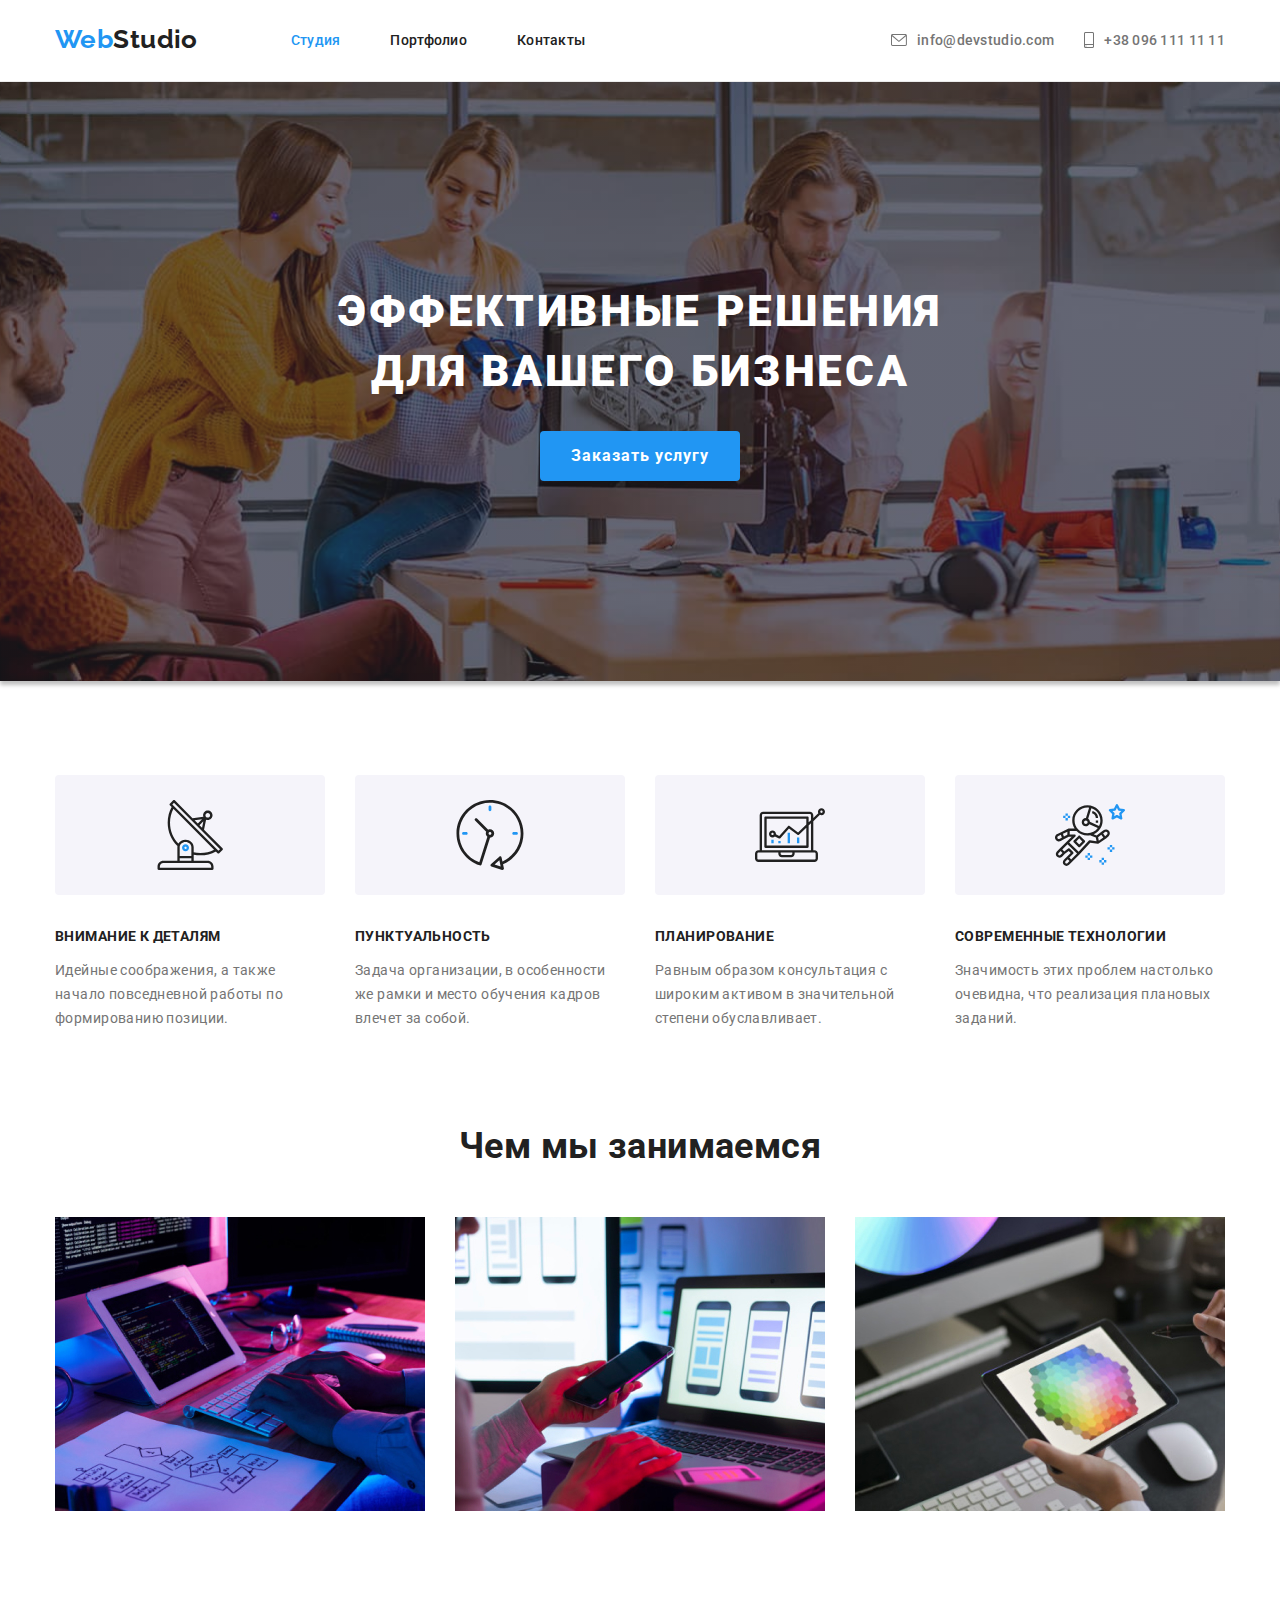
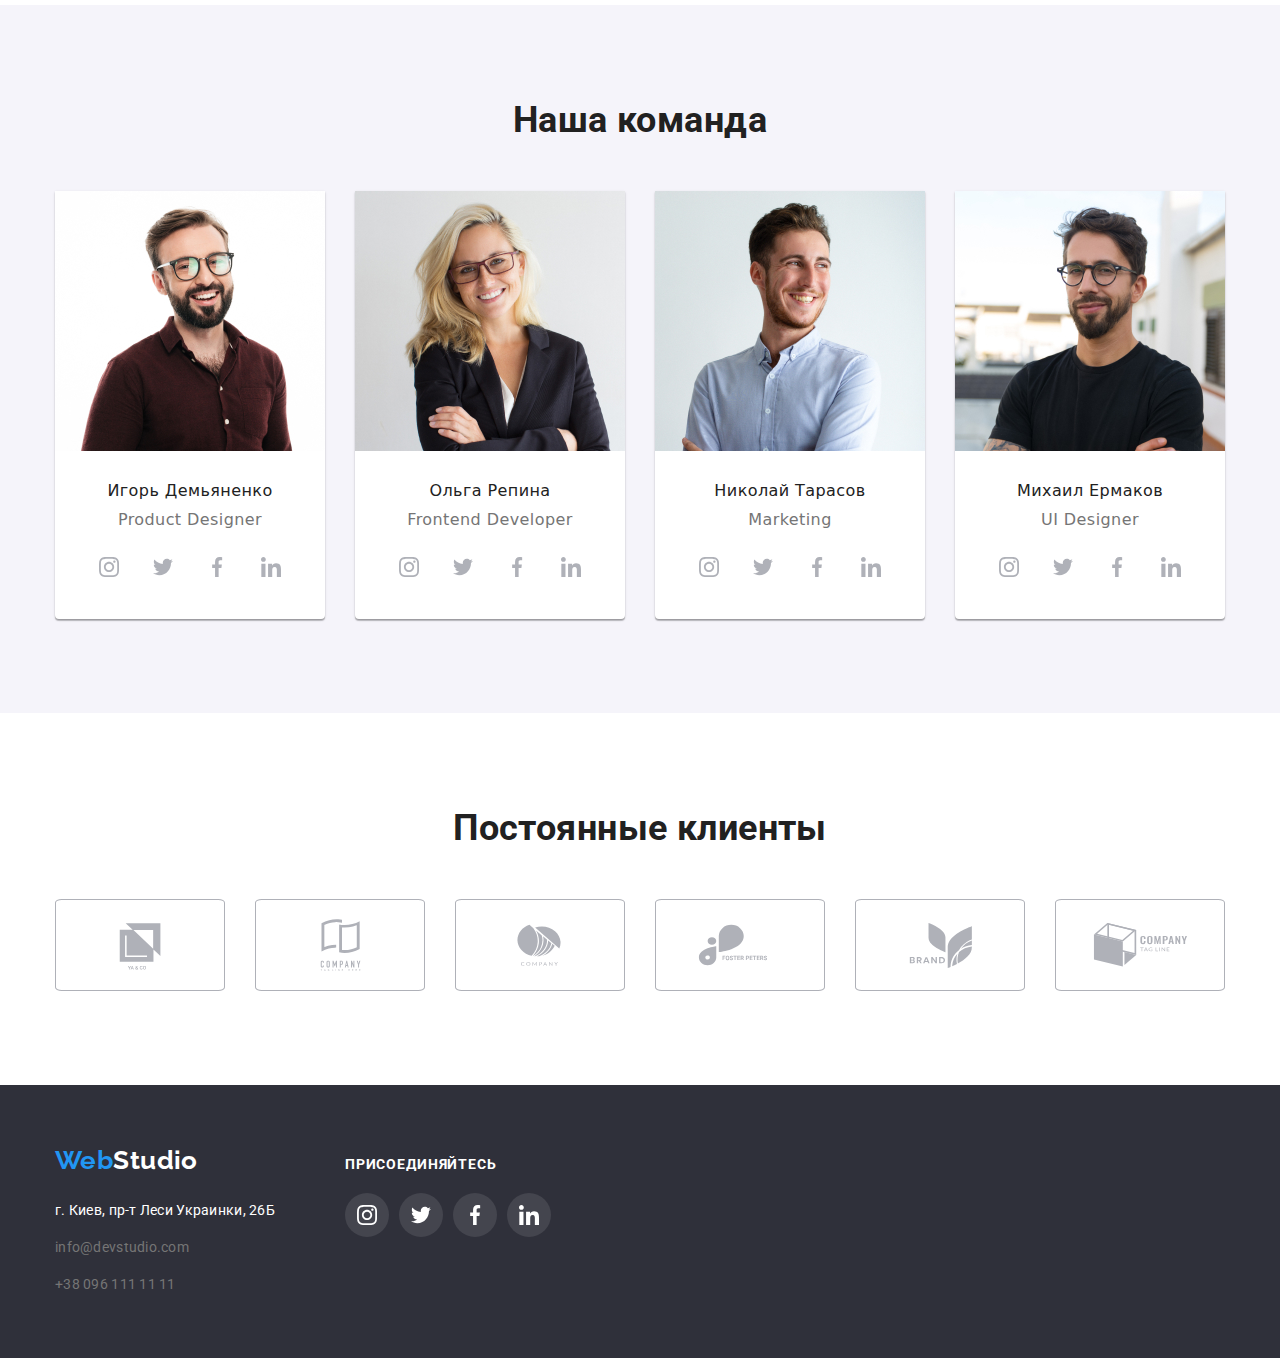
<file: index.html>
<!DOCTYPE html>
<html lang="ru">
  <head>
    <meta charset="UTF-8" />
    <meta name="viewport" content="width=device-width, initial-scale=1.0" />
    <title>Студия</title>
    <link rel="stylesheet" href="./css/styles.css" />
    <link rel="stylesheet" href="./css/modern-normalize.css" />
    <link
      href="https://fonts.googleapis.com/css2?family=Raleway:wght@700&family=Roboto:ital,wght@0,400;0,500;0,700;1,900&display=swap"
      rel="stylesheet"
    />
  </head>

  <body>
    <header class="header">
      <div class="container nav-flex">
        <nav class="header-nav">
          <a href="" class="logo">Web<span class="studio">Studio</span> </a>
          <ul class="site-nav list">
            <li class="item">
              <a href="./index.html" class="link current">Студия</a>
            </li>
            <li class="item">
              <a href="./portfolio.html" class="link">Портфолио</a>
            </li>
            <li class="item"><a href="" class="link">Контакты</a></li>
          </ul>
        </nav>

        <ul class="contacts header-contacts-list">
          <li class="link header-contacts-item">
            <a href="mailto:info@devstudio.com" class="header-contacts-link"
              ><svg class="contacts-icon" width="16" height="12">
                <use href="./images/icons.svg#icon-envelope"></use>
              </svg>
              info@devstudio.com</a
            >
          </li>
          <li class="link header-contacts-item">
            <a href="tel:+380961111111" class="header-contacts-link"
              ><svg class="contacts-icon" width="10" height="16">
                <use href="./images/icons.svg#icon-smartphone"></use>
              </svg>
              +38 096 111 11 11</a
            >
          </li>
        </ul>
      </div>
    </header>

    <section class="hero">
      <div class="container">
        <h1 class="hero-title">Эффективные решения<br />для вашего бизнеса</h1>
        <button type="button" class="button primary">Заказать услугу</button>
      </div>
    </section>

    <main>
      <section class="section">
        <div class="container">
          <h2 class="notdisplay">Особенности</h2>
          <ul class="features">
            <li class="item">
              <div class="icon-features">
                <svg class="icon-features-svg">
                  <use href="./images/icons.svg#icon-antenna"></use>
                </svg>
              </div>
              <h3 class="title">Внимание к деталям</h3>
              <p class="text">
                Идейные соображения, а также начало повседневной работы по
                формированию позиции.
              </p>
            </li>
            <li class="item">
              <div class="icon-features">
                <svg class="icon-features-svg">
                  <use href="./images/icons.svg#icon-clock"></use>
                </svg>
              </div>
              <h3 class="title">Пунктуальность</h3>
              <p class="text">
                Задача организации, в особенности же рамки и место обучения
                кадров влечет за собой.
              </p>
            </li>
            <li class="item">
              <div class="icon-features">
                <svg class="icon-features-svg">
                  <use href="./images/icons.svg#icon-diagram"></use>
                </svg>
              </div>
              <h3 class="title">Планирование</h3>
              <p class="text">
                Равным образом консультация с широким активом в значительной
                степени обуславливает.
              </p>
            </li>
            <li class="item">
              <div class="icon-features">
                <svg class="icon-features-svg">
                  <use href="./images/icons.svg#icon-astronaut"></use>
                </svg>
              </div>
              <h3 class="title">Современные технологии</h3>
              <p class="text">
                Значимость этих проблем настолько очевидна, что реализация
                плановых заданий.
              </p>
            </li>
          </ul>
        </div>
      </section>

      <section class="section padding-top">
        <div class="container">
          <h2 class="title-work">Чем мы занимаемся</h2>
          <ul class="work">
            <li class="item">
              <img
                src="./images/programerworking.jpg"
                alt="programer working"
                width="370"
              />
            </li>
            <li class="item">
              <img src="./images/designer.jpg" alt="designer" width="370" />
            </li>
            <li class="item">
              <img
                src="./images/creativeartist.jpg"
                alt="creative artist"
                width="370"
              />
            </li>
          </ul>
        </div>
      </section>

      <section class="section background">
        <div class="container">
          <h2 class="title-work">Наша команда</h2>
          <ul class="team">
            <li class="item">
              <img
                class="photo"
                src="./images/idemyanenko.jpg"
                alt="Сотрудник компании"
                width="270"
              />
              <h3 class="title">Игорь Демьяненко</h3>
              <p class="text">Product Designer</p>
              <ul class="team-social-list">
                <li class="team-social-item">
                  <a href="" class="team-social-link">
                    <svg class="team-social-icon" width="20" height="20">
                      <use href="./images/icons.svg#icon-instagram"></use>
                    </svg>
                  </a>
                </li>
                <li class="team-social-item">
                  <a href="" class="team-social-link"
                    ><svg class="team-social-icon" width="20" height="20">
                      <use href="./images/icons.svg#icon-twitter"></use>
                    </svg>
                  </a>
                </li>
                <li class="team-social-item">
                  <a href="" class="team-social-link">
                    <svg class="team-social-icon" width="20" height="20">
                      <use href="./images/icons.svg#icon-facebook"></use>
                    </svg>
                  </a>
                </li>
                <li class="team-social-item">
                  <a href="" class="team-social-link">
                    <svg class="team-social-icon" width="20" height="20">
                      <use href="./images/icons.svg#icon-linkedin"></use>
                    </svg>
                  </a>
                </li>
              </ul>
            </li>
            <li class="item">
              <img
                class="photo"
                src="./images/orepina.jpg"
                alt="Сотрудник компании"
                width="270"
              />
              <h3 class="title">Ольга Репина</h3>
              <p class="text">Frontend Developer</p>
              <ul class="team-social-list">
                <li class="team-social-item">
                  <a href="" class="team-social-link">
                    <svg class="team-social-icon" width="20" height="20">
                      <use href="./images/icons.svg#icon-instagram"></use>
                    </svg>
                  </a>
                </li>
                <li class="team-social-item">
                  <a href="" class="team-social-link"
                    ><svg class="team-social-icon" width="20" height="20">
                      <use href="./images/icons.svg#icon-twitter"></use>
                    </svg>
                  </a>
                </li>
                <li class="team-social-item">
                  <a href="" class="team-social-link">
                    <svg class="team-social-icon" width="20" height="20">
                      <use href="./images/icons.svg#icon-facebook"></use>
                    </svg>
                  </a>
                </li>
                <li class="team-social-item">
                  <a href="" class="team-social-link">
                    <svg class="team-social-icon" width="20" height="20">
                      <use href="./images/icons.svg#icon-linkedin"></use>
                    </svg>
                  </a>
                </li>
              </ul>
            </li>
            <li class="item">
              <img
                class="photo"
                src="./images/ntarasov.jpg"
                alt="Сотрудник компании"
                width="270"
              />
              <h3 class="title">Николай Тарасов</h3>
              <p class="text">Marketing</p>
              <ul class="team-social-list">
                <li class="team-social-item">
                  <a href="" class="team-social-link">
                    <svg class="team-social-icon" width="20" height="20">
                      <use href="./images/icons.svg#icon-instagram"></use>
                    </svg>
                  </a>
                </li>
                <li class="team-social-item">
                  <a href="" class="team-social-link"
                    ><svg class="team-social-icon" width="20" height="20">
                      <use href="./images/icons.svg#icon-twitter"></use>
                    </svg>
                  </a>
                </li>
                <li class="team-social-item">
                  <a href="" class="team-social-link">
                    <svg class="team-social-icon" width="20" height="20">
                      <use href="./images/icons.svg#icon-facebook"></use>
                    </svg>
                  </a>
                </li>
                <li class="team-social-item">
                  <a href="" class="team-social-link">
                    <svg class="team-social-icon" width="20" height="20">
                      <use href="./images/icons.svg#icon-linkedin"></use>
                    </svg>
                  </a>
                </li>
              </ul>
            </li>
            <li class="item">
              <img
                class="photo"
                src="./images/mermakov.jpg"
                alt="Сотрудник компании"
                width="270"
              />
              <h3 class="title">Михаил Ермаков</h3>
              <p class="text">UI Designer</p>
              <ul class="team-social-list">
                <li class="team-social-item">
                  <a href="" class="team-social-link">
                    <svg class="team-social-icon" width="20" height="20">
                      <use href="./images/icons.svg#icon-instagram"></use>
                    </svg>
                  </a>
                </li>
                <li class="team-social-item">
                  <a href="" class="team-social-link"
                    ><svg class="team-social-icon" width="20" height="20">
                      <use href="./images/icons.svg#icon-twitter"></use>
                    </svg>
                  </a>
                </li>
                <li class="team-social-item">
                  <a href="" class="team-social-link">
                    <svg class="team-social-icon" width="20" height="20">
                      <use href="./images/icons.svg#icon-facebook"></use>
                    </svg>
                  </a>
                </li>
                <li class="team-social-item">
                  <a href="" class="team-social-link">
                    <svg class="team-social-icon" width="20" height="20">
                      <use href="./images/icons.svg#icon-linkedin"></use>
                    </svg>
                  </a>
                </li>
              </ul>
            </li>
          </ul>
        </div>
      </section>

      <section class="section">
        <div class="container">
          <h2 class="title-work">Постоянные клиенты</h2>
          <ul class="clients-list">
            <li class="clients-item">
              <a href="" class="clients-link">
                <svg class="clients-icon" width="106" height="60">
                  <use href="./images/icons.svg#icon-client1"></use>
                </svg>
              </a>
            </li>
            <li class="clients-item">
              <a href="" class="clients-link">
                <svg class="clients-icon" width="106" height="60">
                  <use href="./images/icons.svg#icon-client2"></use>
                </svg>
              </a>
            </li>
            <li class="clients-item">
              <a href="" class="clients-link">
                <svg class="clients-icon" width="106" height="60">
                  <use href="./images/icons.svg#icon-client3"></use>
                </svg>
              </a>
            </li>
            <li class="clients-item">
              <a href="" class="clients-link">
                <svg class="clients-icon" width="106" height="60">
                  <use href="./images/icons.svg#icon-client4"></use>
                </svg>
              </a>
            </li>
            <li class="clients-item">
              <a href="" class="clients-link">
                <svg class="clients-icon" width="106" height="60">
                  <use href="./images/icons.svg#icon-client5"></use>
                </svg>
              </a>
            </li>
            <li class="clients-item">
              <a href="" class="clients-link">
                <svg class="clients-icon" width="106" height="60">
                  <use href="./images/icons.svg#icon-client6"></use>
                </svg>
              </a>
            </li>
          </ul>
        </div>
      </section>
    </main>
  </body>

  <footer class="footer">
    <div class="container footer-container">
      <div>
        <div class="footer-logo">
          <a href="" class="logo">Web<span class="studio-f">Studio</span> </a>
        </div>
        <div class="footer-address">
          <address>
            <ul class="contacts">
              <li class="map">
                <a
                  href="https://www.google.com/maps/place/%D0%B1%D1%83%D0%BB%D1%8C%D0%B2%D0%B0%D1%80+%D0%9B%D0%B5%D1%81%D1%96+%D0%A3%D0%BA%D1%80%D0%B0%D1%97%D0%BD%D0%BA%D0%B8,+26,+%D0%9A%D0%B8%D1%97%D0%B2,+02000/@50.4265807,30.5361971,17z/data=!3m1!4b1!4m5!3m4!1s0x40d4cf0e033ecbe9:0x57a4dffefec77da0!8m2!3d50.4265807!4d30.5383858"
                >
                  г. Киев, пр-т Леси Украинки, 26Б</a
                >
              </li>
              <li class="link link-margin">
                <a href="mailto:info@devstudio.com">info@devstudio.com</a>
              </li>
              <li class="link">
                <a href="tel:+380961111111">+38 096 111 11 11</a>
              </li>
            </ul>
          </address>
        </div>
      </div>
      <div class="footer-social-icon-list">
        <h2 class="footer-social-title">Присоединяйтесь</h2>
        <ul class="footer-social-list">
          <li class="footer-social-item">
            <a href="" class="footer-social-link">
              <svg class="footer-social-icon" width="20" height="20">
                <use href="./images/icons.svg#icon-instagram"></use>
              </svg>
            </a>
          </li>
          <li class="footer-social-item">
            <a href="" class="footer-social-link">
              <svg class="footer-social-icon" width="20" height="20">
                <use href="./images/icons.svg#icon-twitter"></use>
              </svg>
            </a>
          </li>
          <li class="footer-social-item">
            <a href="" class="footer-social-link">
              <svg class="footer-social-icon" width="20" height="20">
                <use href="./images/icons.svg#icon-facebook"></use>
              </svg>
            </a>
          </li>
          <li class="footer-social-item">
            <a href="" class="footer-social-link">
              <svg class="footer-social-icon" width="20" height="20">
                <use href="./images/icons.svg#icon-linkedin"></use>
              </svg>
            </a>
          </li>
        </ul>
      </div>
    </div>
  </footer>
</html>
</file>
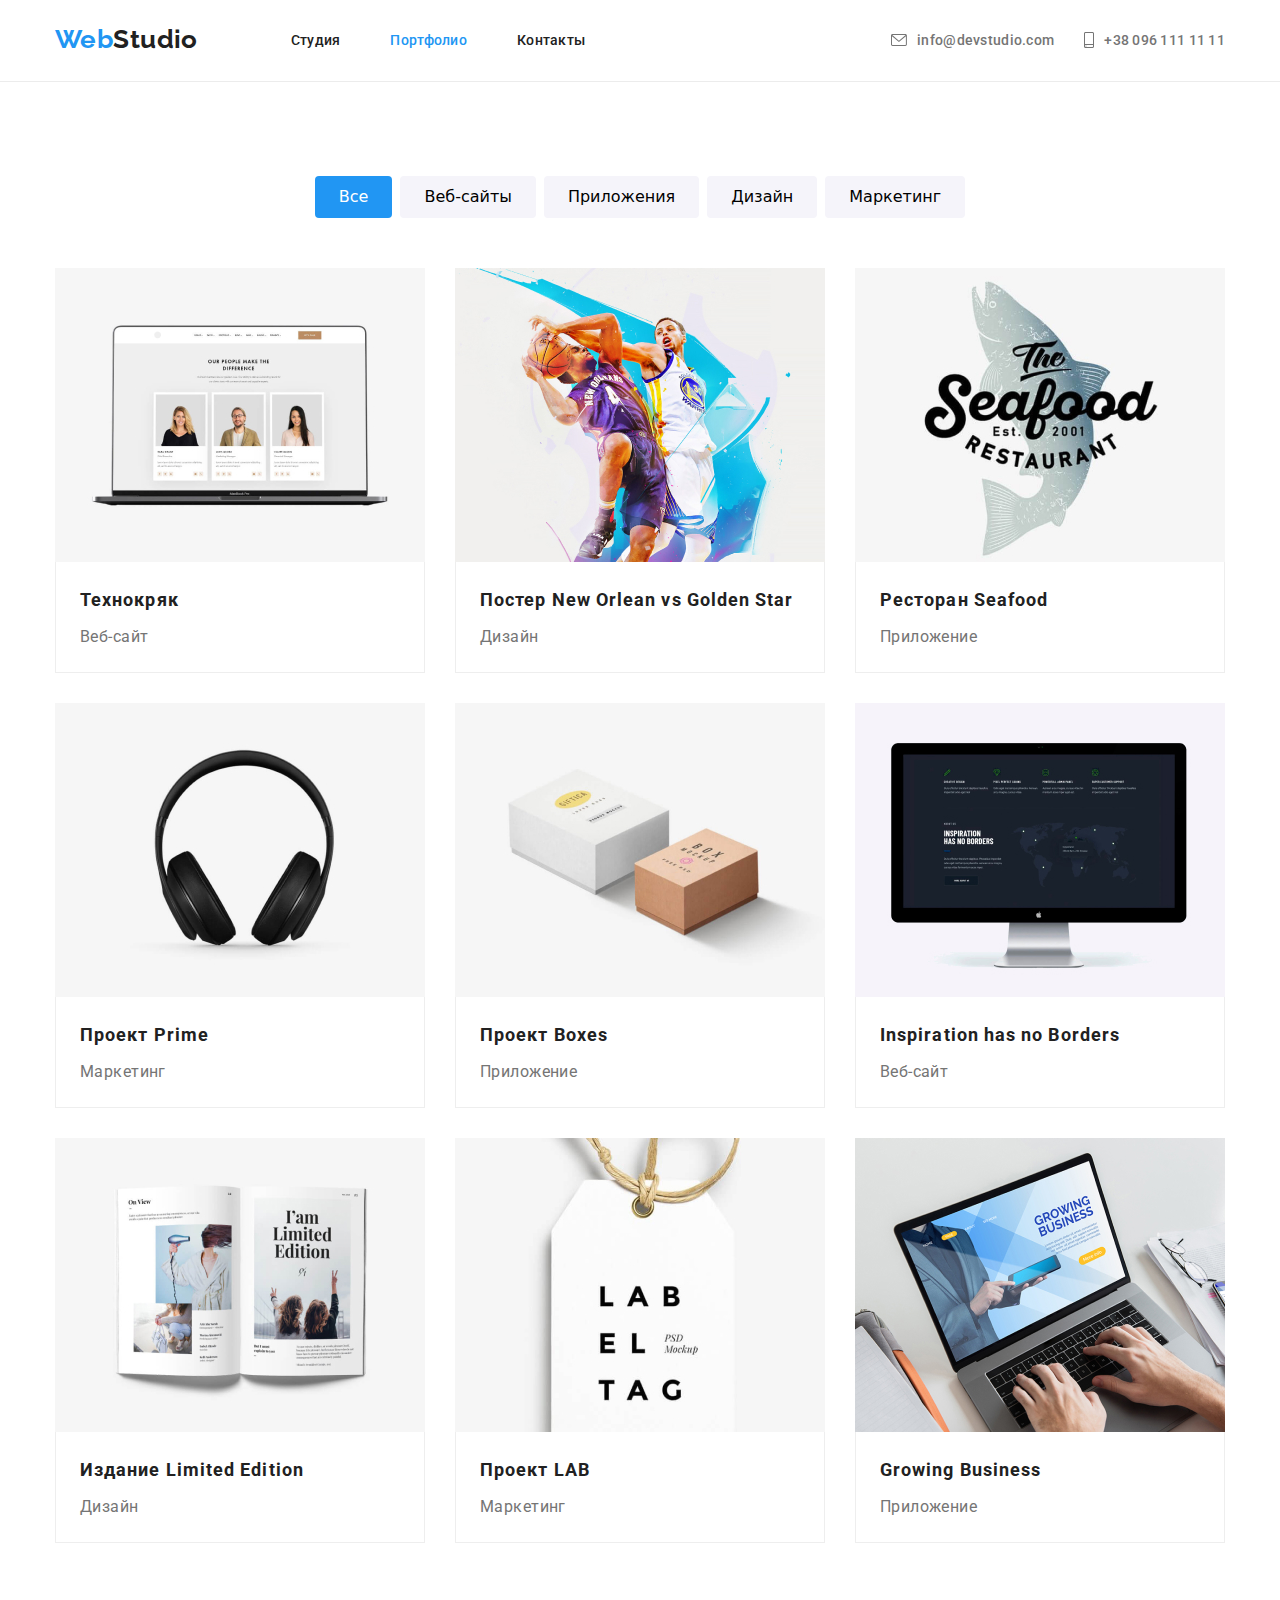
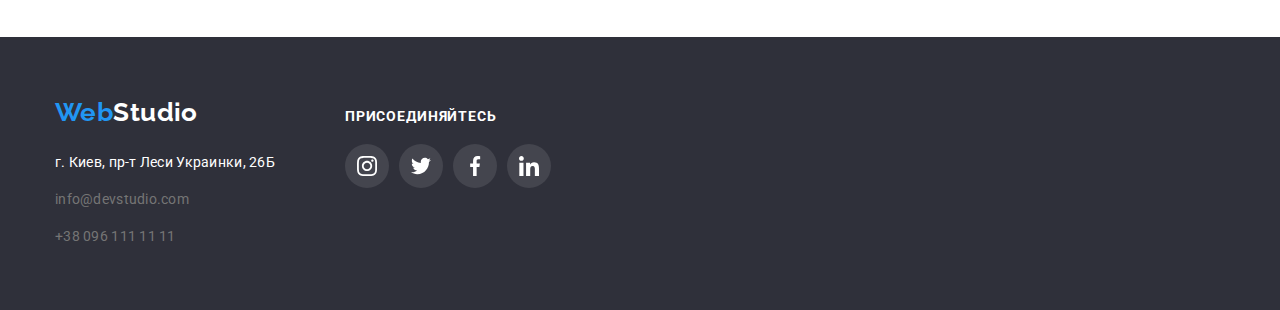
<file: portfolio.html>
<!DOCTYPE html>
<html lang="ru">
  <head>
    <meta charset="UTF-8" />
    <meta name="viewport" content="width=device-width, initial-scale=1.0" />
    <title>Портфолио</title>
    <link rel="stylesheet" href="./css/styles.css" />
    <link rel="stylesheet" href="./css/modern-normalize.css" />
    <link
      href="https://fonts.googleapis.com/css2?family=Raleway:wght@700&family=Roboto:ital,wght@0,400;0,500;0,700;1,900&display=swap"
      rel="stylesheet"
    />
  </head>

  <body>
    <header class="header">
      <div class="container nav-flex">
        <nav class="header-nav">
          <a href="" class="logo">Web<span class="studio">Studio</span> </a>
          <ul class="site-nav list">
            <li class="item"><a href="./index.html" class="link">Студия</a></li>
            <li class="item">
              <a href="./portfolio.html" class="link current">Портфолио</a>
            </li>
            <li class="item"><a href="" class="link">Контакты</a></li>
          </ul>
        </nav>

        <ul class="contacts header-contacts-list">
          <li class="link header-contacts-item">
            <a href="mailto:info@devstudio.com" class="header-contacts-link"
              ><svg class="contacts-icon" width="16" height="12">
                <use href="./images/icons.svg#icon-envelope"></use>
              </svg>
              info@devstudio.com</a
            >
          </li>
          <li class="link header-contacts-item">
            <a href="tel:+380961111111" class="header-contacts-link"
              ><svg class="contacts-icon" width="10" height="16">
                <use href="./images/icons.svg#icon-smartphone"></use>
              </svg>
              +38 096 111 11 11</a
            >
          </li>
        </ul>
      </div>
    </header>

    <main>
      <section class="section">
        <div class="container">
          <!--Фильтр портфолио-->
          <h1 class="notdisplay">Портфолио</h1>
          <ul class="button-list">
            <li class="item">
              <button type="button" class="button primary">Все</button>
            </li>
            <li class="item">
              <button type="button" class="button secondary">Веб-сайты</button>
            </li>
            <li class="item">
              <button type="button" class="button secondary">Приложения</button>
            </li>
            <li class="item">
              <button type="button" class="button secondary">Дизайн</button>
            </li>
            <li class="item">
              <button type="button" class="button secondary">Маркетинг</button>
            </li>
          </ul>

          <!--Список портфолио-->
          <ul class="portfolio-list">
            <li class="item portfolio-item">
              <a href="" class="portfolio-link"
                ><img
                  src="./images/portfolio1.jpg"
                  alt="Макет веб-сайта"
                  width="370"
                />
                <div class="portfolio-border">
                  <h2 class="title">Технокряк</h2>
                  <p class="text">Веб-сайт</p>
                </div>
              </a>
            </li>
            <li class="item portfolio-item">
              <a href="" class="portfolio-link"
                ><img
                  src="./images/portfolio2.jpg"
                  alt="Макет дизайна"
                  width="370"
                />
                <div class="portfolio-border">
                  <h2 class="title">Постер New Orlean vs Golden Star</h2>
                  <p class="text">Дизайн</p>
                </div>
              </a>
            </li>
            <li class="item portfolio-item">
              <a href="" class="portfolio-link"
                ><img
                  src="./images/portfolio3.jpg"
                  alt="Макет приложения"
                  width="370"
                />
                <div class="portfolio-border">
                  <h2 class="title">Ресторан Seafood</h2>
                  <p class="text">Приложение</p>
                </div>
              </a>
            </li>
            <li class="item portfolio-item">
              <a href="" class="portfolio-link"
                ><img
                  src="./images/portfolio4.jpg"
                  alt="Макет маркетинга"
                  width="370"
                />
                <div class="portfolio-border">
                  <h2 class="title">Проект Prime</h2>
                  <p class="text">Маркетинг</p>
                </div>
              </a>
            </li>
            <li class="item portfolio-item">
              <a href="" class="portfolio-link"
                ><img
                  src="./images/portfolio5.jpg"
                  alt="Макет приложения"
                  width="370"
                />
                <div class="portfolio-border">
                  <h2 class="title">Проект Boxes</h2>
                  <p class="text">Приложение</p>
                </div>
              </a>
            </li>
            <li class="item portfolio-item">
              <a href="" class="portfolio-link"
                ><img
                  src="./images/portfolio6.jpg"
                  alt="Макет приложения"
                  width="370"
                />
                <div class="portfolio-border">
                  <h2 class="title">Inspiration has no Borders</h2>
                  <p class="text">Веб-сайт</p>
                </div>
              </a>
            </li>
            <li class="item portfolio-item">
              <a href="" class="portfolio-link"
                ><img
                  src="./images/portfolio7.jpg"
                  alt="Макет дизайна"
                  width="370"
                />
                <div class="portfolio-border">
                  <h2 class="title">Издание Limited Edition</h2>
                  <p class="text">Дизайн</p>
                </div>
              </a>
            </li>
            <li class="item portfolio-item">
              <a href="" class="portfolio-link"
                ><img
                  src="./images/portfolio8.jpg"
                  alt="Макет маркетинга"
                  width="370"
                />
                <div class="portfolio-border">
                  <h2 class="title">Проект LAB</h2>
                  <p class="text">Маркетинг</p>
                </div>
              </a>
            </li>
            <li class="item portfolio-item">
              <a href="" class="portfolio-link"
                ><img
                  src="./images/portfolio9.jpg"
                  alt="Макет приложения"
                  width="370"
                />
                <div class="portfolio-border">
                  <h2 class="title">Growing Business</h2>
                  <p class="text">Приложение</p>
                </div>
              </a>
            </li>
          </ul>
        </div>
      </section>
    </main>

    <footer class="footer">
      <div class="container footer-container">
        <div>
          <div class="footer-logo">
            <a href="" class="logo">Web<span class="studio-f">Studio</span> </a>
          </div>
          <div class="footer-address">
            <address>
              <ul class="contacts">
                <li class="map">
                  <a
                    href="https://www.google.com/maps/place/%D0%B1%D1%83%D0%BB%D1%8C%D0%B2%D0%B0%D1%80+%D0%9B%D0%B5%D1%81%D1%96+%D0%A3%D0%BA%D1%80%D0%B0%D1%97%D0%BD%D0%BA%D0%B8,+26,+%D0%9A%D0%B8%D1%97%D0%B2,+02000/@50.4265807,30.5361971,17z/data=!3m1!4b1!4m5!3m4!1s0x40d4cf0e033ecbe9:0x57a4dffefec77da0!8m2!3d50.4265807!4d30.5383858"
                  >
                    г. Киев, пр-т Леси Украинки, 26Б</a
                  >
                </li>
                <li class="link link-margin">
                  <a href="mailto:info@devstudio.com">info@devstudio.com</a>
                </li>
                <li class="link">
                  <a href="tel:+380961111111">+38 096 111 11 11</a>
                </li>
              </ul>
            </address>
          </div>
        </div>
        <div class="footer-social-icon-list">
          <h2 class="footer-social-title">Присоединяйтесь</h2>
          <ul class="footer-social-list">
            <li class="footer-social-item">
              <a href="" class="footer-social-link">
                <svg class="footer-social-icon" width="20" height="20">
                  <use href="./images/icons.svg#icon-instagram"></use>
                </svg>
              </a>
            </li>
            <li class="footer-social-item">
              <a href="" class="footer-social-link">
                <svg class="footer-social-icon" width="20" height="20">
                  <use href="./images/icons.svg#icon-twitter"></use>
                </svg>
              </a>
            </li>
            <li class="footer-social-item">
              <a href="" class="footer-social-link">
                <svg class="footer-social-icon" width="20" height="20">
                  <use href="./images/icons.svg#icon-facebook"></use>
                </svg>
              </a>
            </li>
            <li class="footer-social-item">
              <a href="" class="footer-social-link">
                <svg class="footer-social-icon" width="20" height="20">
                  <use href="./images/icons.svg#icon-linkedin"></use>
                </svg>
              </a>
            </li>
          </ul>
        </div>
      </div>
    </footer>
  </body>
</html>
</file>
<file: css/styles.css>
:root {
  --primary-text-color: #757575;
  --primary-title-color: #212121;
  --accent-color: #2196f3;
  --button-color: #f5f4fa;
  --primary-white-color: #ffffff;
  --bg-footer-color: #2f303a;
  --bg-secondry-color: #f5f4fa;
  --clients-team-icon-color: #afb1b8;
}

/*----загальне для всіх сторінок----*/
h1,
h2,
h3,
p {
  margin: 0;
}
ul {
  padding: 0;
  margin: 0;
  list-style: none;
}
img {
  display: block;
  max-width: 100%;
}
body {
  background-color: var(--primary-white-color);
  font-family: Roboto, sans-serif;
  color: var(--primary-text-color);
  font-size: 14px;
  line-height: 1.714;
  letter-spacing: 0.03em;
}
.container {
  width: 1200px;
  padding-left: 15px;
  padding-right: 15px;
  margin-left: auto;
  margin-right: auto;
}
.section {
  padding-top: 94px;
  padding-bottom: 94px;
}
a {
  text-decoration: none;
}
.notdisplay {
  display: none;
}

/*------Логотип-----*/
.logo {
  color: var(--accent-color);
  font-family: raleway;
  font-size: 26px;
  line-height: 1.192;
  font-weight: 700;
}
.logo .studio {
  color: var(--primary-title-color);
}
.logo .studio-f {
  color: var(--primary-white-color);
}
.logo:hover,
.logo:focus {
}

/*---------header--------*/
header {
  border-bottom: 1px solid #ececec;
}
.header .logo {
  padding-top: 24px;
  padding-bottom: 25px;
}

/*-------навигація header і footer----------*/
.site-nav,
.contacts {
  font-family: Roboto, sans-serif;
  font-size: 14px;
  line-height: 1.625;
  font-weight: 500;
  letter-spacing: 0.02em;
}
.site-nav a {
  color: var(--primary-title-color);
  padding-top: 32px;
  padding-bottom: 32px;
}
.site-nav a:hover,
.site-nav a:focus {
  color: var(--accent-color);
}
.contacts a {
  color: var(--primary-text-color);
  font-style: normal;
}
.header-contacts-link {
  padding-top: 29px;
  padding-bottom: 29px;
  display: flex;
  align-items: center;
}
.contacts a:hover,
.contacts a:focus {
  color: var(--accent-color);
}
.site-nav .link.current {
  color: var(--accent-color);
}

/*------разміщення в header------*/
.nav-flex {
  display: flex;
  align-items: center;
}
.header-nav {
  display: flex;
  align-items: center;
}
.header-nav .site-nav {
  display: flex;
  margin-left: 93px;
}
.nav-flex .contacts {
  display: flex;
  margin-left: auto;
}
.header-nav .item:not(:last-child) {
  margin-right: 50px;
}
.nav-flex .link:not(:last-child) {
  margin-right: 30px;
}
.contacts-icon {
  margin-right: 10px;
  fill: currentColor;
}
.header-contacts-item {
  color: var(--primary-text-color);
}

/*----Герой сторінки "Студия"----*/
.hero {
  max-width: 1600px;
  max-height: 600px;
  margin: auto;
  padding-top: 200px;
  padding-bottom: 200px;
  text-align: center;
  box-sizing: border-box;
  box-shadow: 0px 4px 4px rgba(0, 0, 0, 0.25);
  background-color: var(--bg-footer-color);
  background-image: linear-gradient(
      rgba(47, 48, 58, 0.4),
      rgba(47, 48, 58, 0.4)
    ),
    url("../images/peoplebackground.jpg");
  background-repeat: no-repeat;
  background-position: center;
  background-size: cover;
}
.hero-title {
  color: var(--primary-white-color);
  font-family: Roboto, sans-serif;
  font-weight: 900;
  font-size: 44px;
  line-height: 1.36;
  letter-spacing: 0.06em;
  text-transform: uppercase;
  text-align: center;
  margin-bottom: 30px;
}

/*------кнопка героя "Студия"------*/
.hero .button {
  background-color: var(--accent-color);
  font-family: Roboto, sans-serif;
  color: var(--primary-white-color);
  font-weight: 700;
  font-size: 16px;
  line-height: 1.875;
  letter-spacing: 0.06em;
  min-width: 200px;
  height: 50px;
}

/*----особливості "Студия"----*/
.features .title {
  color: var(--primary-title-color);
  font-family: Roboto, sans-serif;
  font-size: 14px;
  font-weight: 700;
  text-transform: uppercase;
  margin-bottom: 10px;
}
.features .text {
  font-family: Roboto, sans-serif;
  font-weight: 400;
}

/*разміщення блоку особлівості в "Студия"*/
.features {
  display: flex;
  flex-wrap: wrap;
}
.features .item {
  width: 270px;
}
.features .item:not(:last-child) {
  margin-right: 30px;
}
.icon-features {
  display: flex;
  width: 270px;
  height: 120px;
  background-color: var(--button-color);
  align-items: center;
  justify-content: center;
  flex-direction: column;
  margin-bottom: 30px;
  border-radius: 4px;
}
.icon-features-svg {
  width: 70px;
  height: 70px;
}

/*-----"Чем мы занимаемся"-------*/
.title-work {
  font-family: Roboto, sans-serif;
  color: var(--primary-title-color);
  font-weight: 700;
  font-size: 36px;
  line-height: 1.167;
  text-align: center;
  margin-bottom: 50px;
}

/*---разміщення "Чем мы занимаемся"---*/
.section.padding-top {
  padding-top: 0;
}
.work {
  display: flex;
  flex-wrap: wrap;
}
.work .item:not(:last-child) {
  margin-right: 30px;
}

/*------"Наша команда"---------*/
.team .title {
  color: var(--primary-title-color);
  font-weight: 500;
  font-size: 16px;
  line-height: 1.1875;
  margin-bottom: 10px;
  text-align: center;
}
.team .text {
  font-size: 16px;
  line-height: 1.1875;
  margin-bottom: 16px;
  text-align: center;
}

/*разміщення "Наша команда"*/
.team {
  display: flex;
  flex-wrap: wrap;
}
.team .item:not(:last-child) {
  margin-right: 30px;
}
.team .photo {
  margin-bottom: 30px;
}
section.section.background {
  background-color: var(--bg-secondry-color);
}
.team .item {
  background-color: var(--primary-white-color);
  box-shadow: 0px 1px 3px rgba(0, 0, 0, 0.12), 0px 1px 1px rgba(0, 0, 0, 0.14),
    0px 2px 1px rgba(0, 0, 0, 0.2);
  border-radius: 0px 0px 4px 4px;
}
.team-social-item {
  width: 44px;
  height: 44px;
}
.team-social-link {
  width: 44px;
  height: 44px;
  display: block;
  border-radius: 50%;
  background-color: var(--primary-white-color);
  color: var(--clients-team-icon-color);
}
.team-social-icon {
  margin: 12px 0px 0px 12px;
  fill: currentColor;
}
.team-social-link:hover,
.team-social-link:focus {
  border-radius: 50%;
  color: var(--primary-white-color);
  background-color: var(--accent-color);
}
.team-social-list {
  display: flex;
  justify-content: space-between;
  align-items: center;
  margin-left: 32px;
  margin-right: 32px;
  margin-bottom: 30px;
}

/*------разміщення "Постоянные клиенты"------*/
.clients-section .title-work {
  margin-bottom: 50px;
}
.clients-item {
  width: 170px;
  height: 92px;
}
.clients-icon {
  margin: 16px 32px;
  fill: currentColor;
}
.clients-link {
  width: 170px;
  height: 92px;
  display: block;
  border-radius: 4%;
  border: 1px solid var(--clients-team-icon-color);
  background-color: var(--primary-white-color);
  color: var(--clients-team-icon-color);
}
.clients-list {
  display: flex;
  justify-content: space-between;
  align-items: center;
}
.clients-link:hover,
.clients-link:focus,
.client-item:hover,
.client-item:focus {
  color: var(--accent-color);
  border-color: var(--accent-color);
}

/*------кнопки "Студия" і "Портфолио"------*/
.button {
  display: inline-block;
  border-radius: 4px;
  padding: 6px 22px;

  background-color: var(--button-color);
  border-color: transparent;
  cursor: pointer;
  font-weight: 500;
  font-size: 16px;
  line-height: 1.625;
  text-align: center;
}
.button:hover,
.button:focus {
  background-color: var(--accent-color);
  color: var(--primary-white-color);
  box-shadow: 0px 4px 4px rgba(0, 0, 0, 0.25);
}
.button.primary {
  background-color: var(--accent-color);
  color: var(--primary-white-color);
}
.container .button-list {
  display: flex;
  justify-content: center;
  margin-bottom: 50px;
}
.button-list .item:not(:last-child) {
  margin-right: 8px;
}

/*-----"Портфолио"-----*/
.portfolio-list .title {
  font-family: Roboto, sans-serif;
  color: var(--primary-title-color);
  font-size: 18px;
  line-height: 2;
  font-weight: 700;
  letter-spacing: 0.06em;
  margin-bottom: 4px;
}
.portfolio-list .text {
  font-family: Roboto, sans-serif;
  color: var(--primary-text-color);
  font-size: 16px;
  line-height: 1.875;
}
.portfolio-link {
  display: block;
}
.portfolio-link:hover,
.portfolio-link:focus {
  box-shadow: 0px 4px 4px rgba(0, 0, 0, 0.25);
}

/*-----размещення списку в "Портфолио"----*/
.portfolio-list {
  display: flex;
  flex-wrap: wrap;
  margin: -15px;
}
.portfolio-list .item {
  margin: 15px;
  flex-basis: calc(100% / 3 - 30px);
}
.portfolio-border {
  border: 1px solid #eeeeee;
  border-top: transparent;
  padding: 20px 24px;
}

/*-------footer-------*/
footer {
  background-color: var(--bg-footer-color);
  padding-top: 60px;
  padding-bottom: 60px;
}
.footer-logo {
  margin-bottom: 20px;
  display: flex;
  flex-wrap: wrap;
}
.footer .map {
  margin-bottom: 9px;
}
.footer .link-margin {
  margin-bottom: 9px;
}
.contacts .map a {
  color: var(--primary-white-color);
  font-style: normal;
}
.contacts .map a:hover,
.contacts .map a:focus {
  color: var(--accent-color);
}
address .contacts {
  font-weight: 400;
  line-height: 2;
}
.footer-container {
  display: flex;
  align-items: baseline;
}
.footer-address {
  margin-right: 70px;
}
.footer-social-icon-list {
  width: 206px;
  height: 80px;
}
.footer-social-title {
  font-family: Roboto, sans-serif;
  color: var(--primary-white-color);
  font-size: 14px;
  line-height: 1.172;
  font-weight: 700;
  letter-spacing: 0.06em;
  text-transform: uppercase;
  margin-bottom: 20px;
}
.footer-social-item {
  width: 44px;
  height: 44px;
}
.footer-social-link {
  width: 44px;
  height: 44px;
  display: block;
  border-radius: 50%;
  background-color: rgba(255, 255, 255, 0.1);
  color: var(--primary-white-color);
}
.footer-social-icon {
  margin: 12px 0px 0px 12px;
  fill: currentColor;
}
.footer-social-link:hover,
.footer-social-link:focus {
  border-radius: 50%;
  color: var(--primary-white-color);
  background-color: var(--accent-color);
}
.footer-social-list {
  display: flex;
  justify-content: space-between;
  align-items: center;
}
</file>
